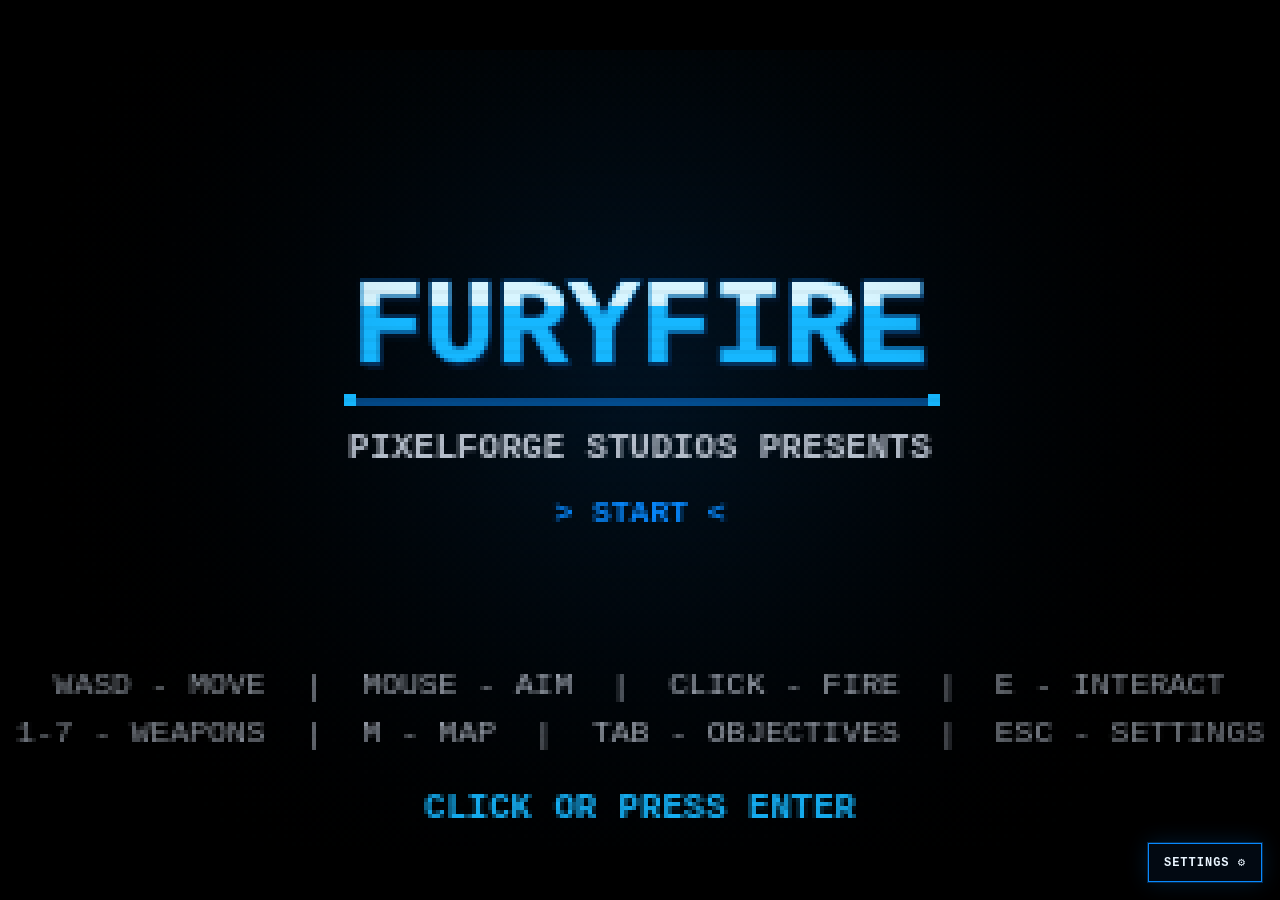
<file: index.html>
<!DOCTYPE html>
<html lang="en">
<head>
    <meta charset="UTF-8">
    <meta name="viewport" content="width=device-width, initial-scale=1.0, viewport-fit=cover">
    <meta name="theme-color" content="#000000">
    <meta name="description" content="FuryFire is a retro first-person shooter by PixelForge Studios. Fight through five missions, master seven weapons, and take down the Commander.">
    <title>FuryFire | PixelForge Studios</title>
    <link rel="stylesheet" href="css/style.css">
    <link rel="stylesheet" href="css/mobile-controls.css">
    <script src="https://sdk.crazygames.com/crazygames-sdk-v3.js"></script>
</head>
<body>
    <div id="pf-boot" role="status" aria-live="polite" aria-label="Loading FuryFire">
        <div class="pf-boot-inner">
            <svg class="pf-boot-logo" viewBox="0 0 500 330" role="img" aria-label="PixelForge Studios">
                <rect width="500" height="330" rx="10" fill="#000"/>
                <g transform="translate(95 22)"><path d="M8 112 35 8h125c29 0 43 24 32 48-4 9-14 16-27 20L68 112l-9 34-51 31 16-65Zm40-27 92-31c12-4 16-19 4-19H62Z" fill="#f7f9ff"/><path d="M102 111 242 59h95l-35 34H189l-7 25h104l-31 32H177l-10 34-51 31 23-104Z" fill="#0789ff"/></g>
                <text x="250" y="252" text-anchor="middle" font-family="Arial,sans-serif" font-size="43" font-weight="900" fill="#f7f9ff">PIXEL<tspan fill="#0789ff">FORGE</tspan></text>
                <path d="M48 279h57m290 0h57" stroke="#0789ff" stroke-width="4"/>
                <text x="250" y="286" text-anchor="middle" font-family="Arial,sans-serif" font-size="15" font-weight="700" letter-spacing="13" fill="#f7f9ff">STUDIOS</text>
            </svg>
            <div class="pf-boot-track"><div id="pf-boot-bar"></div></div>
            <div class="pf-boot-caption" id="pf-boot-caption">Preparing FuryFire</div>
        </div>
    </div>
    <canvas id="game-canvas" aria-label="FuryFire first-person shooter"></canvas>
    <button id="settings-launcher" class="settings-launcher" type="button" aria-label="Open settings">SETTINGS <span>⚙</span></button>
    <div id="settings-root" aria-hidden="true"></div>
    <script type="module" src="src/ui/settings.js"></script>
    <script type="module" src="src/branding/boot-screen.js"></script>
    <script type="module" src="src/platform/mobile-controls.js"></script>
    <script type="module" src="src/main.js"></script>
</body>
</html>
</file>
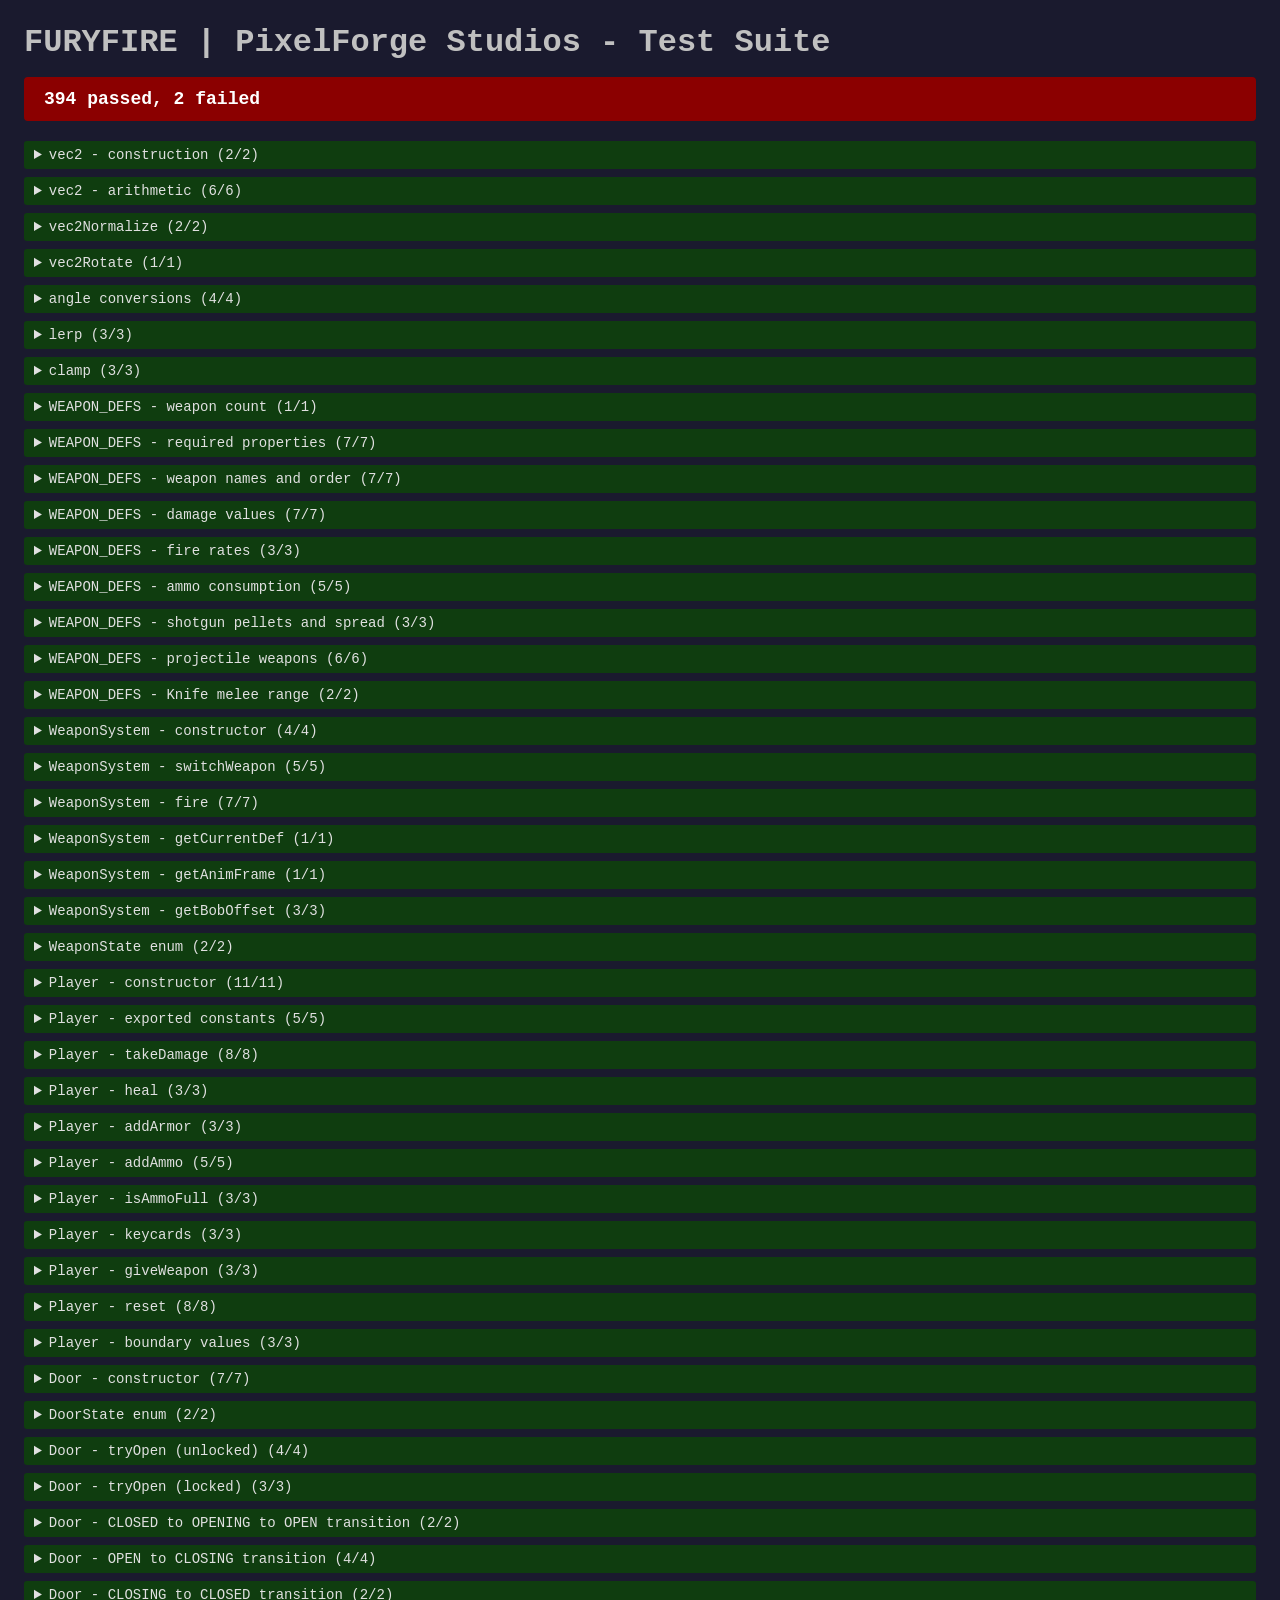
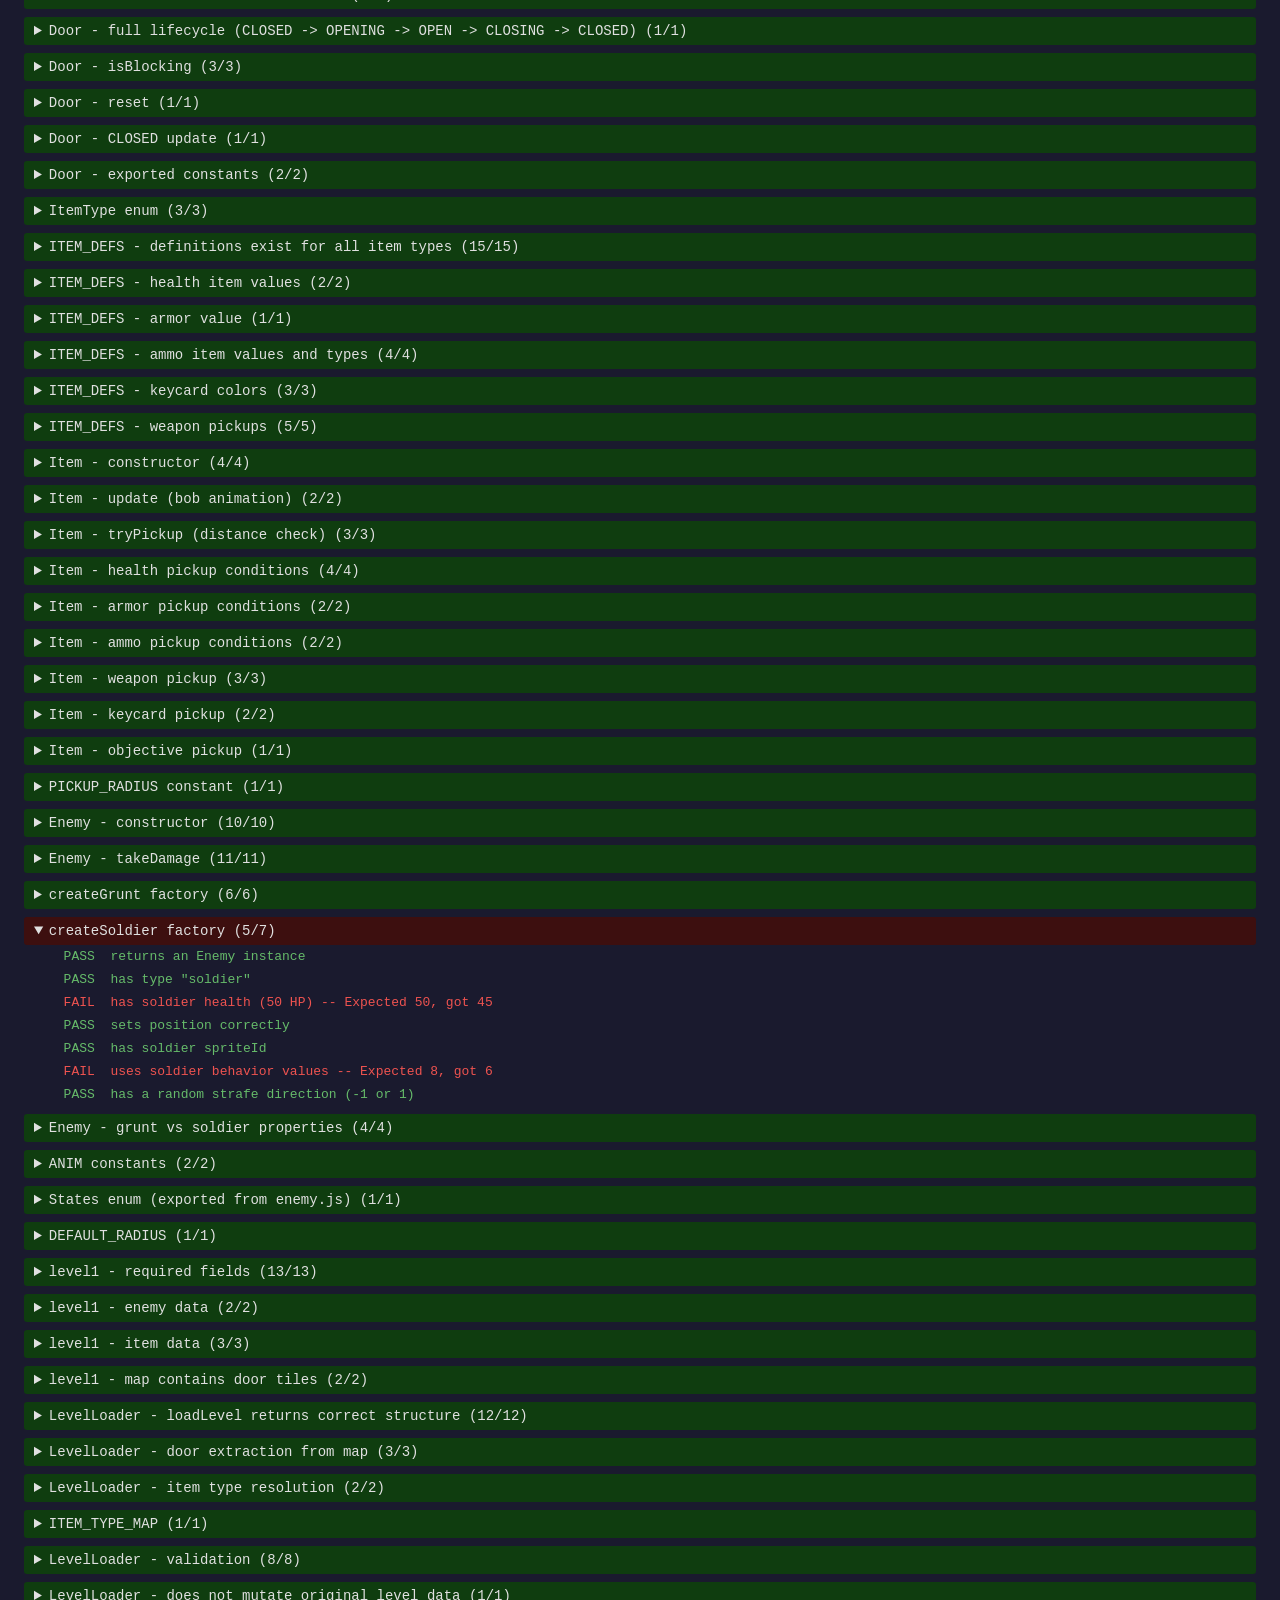
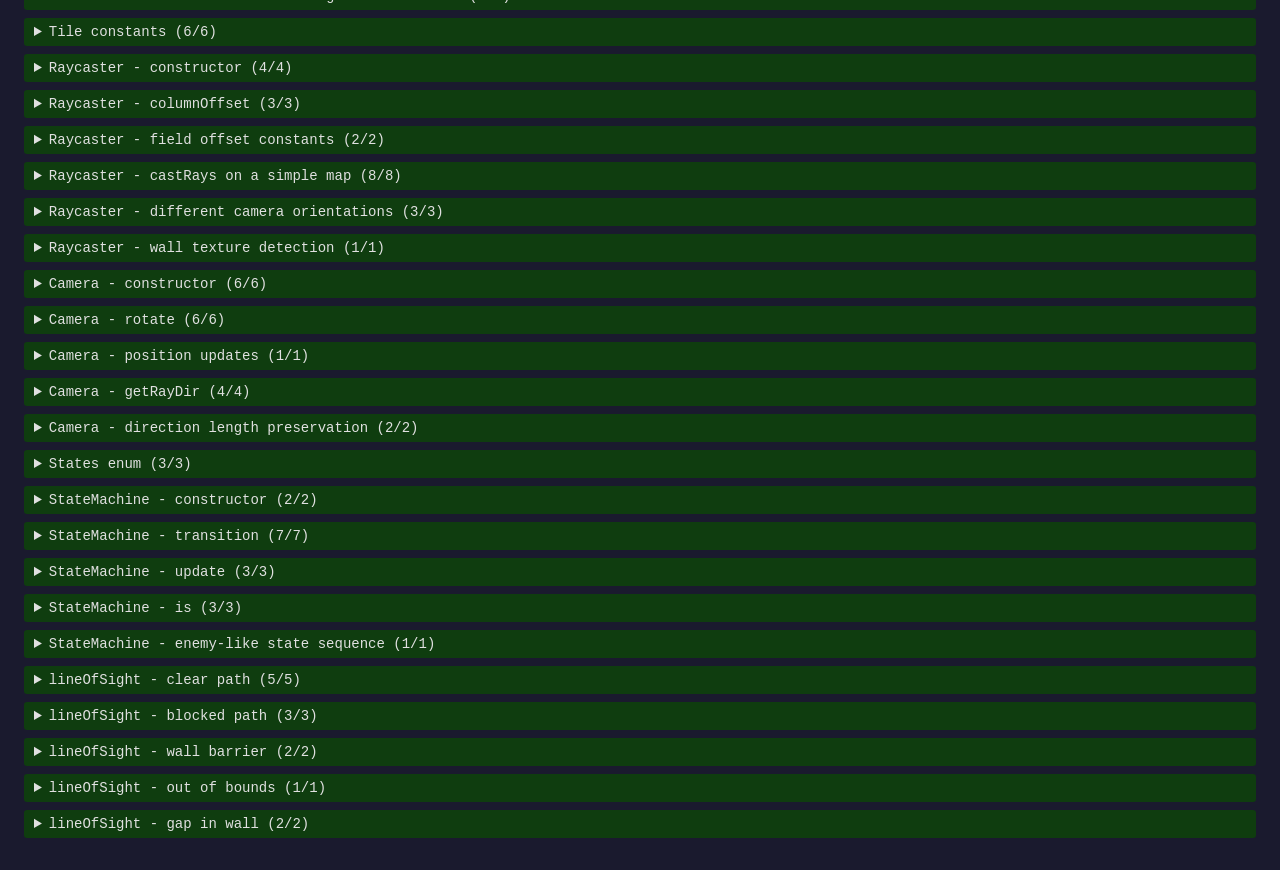
<file: tests/index.html>
<!DOCTYPE html>
<html lang="en">
<head>
    <meta charset="UTF-8">
    <meta name="viewport" content="width=device-width, initial-scale=1.0">
    <title>FURYFIRE | PixelForge Studios - Tests</title>
    <style>
        * { box-sizing: border-box; margin: 0; padding: 0; }
        body {
            font-family: 'Courier New', monospace;
            background: #1a1a2e;
            color: #e0e0e0;
            padding: 24px;
        }
        h1 { color: #c0c0c0; margin-bottom: 16px; }
        .banner {
            padding: 12px 20px;
            font-size: 18px;
            font-weight: bold;
            border-radius: 4px;
            margin-bottom: 20px;
        }
        .banner.pass { background: #0a6e0a; color: #ffffff; }
        .banner.fail { background: #8b0000; color: #ffffff; }
        details { margin-bottom: 8px; }
        summary {
            cursor: pointer;
            padding: 6px 10px;
            border-radius: 3px;
            font-size: 14px;
        }
        summary.suite-pass { background: #0f3d0f; }
        summary.suite-fail { background: #3d0f0f; }
        .test {
            padding: 4px 24px;
            font-size: 13px;
            white-space: pre-wrap;
        }
        .test.pass { color: #66bb6a; }
        .test.fail { color: #ef5350; }
    </style>
</head>
<body>
    <h1>FURYFIRE | PixelForge Studios - Test Suite</h1>
    <div id="results"></div>

    <!-- Test runner must load first, then test suites, then run -->
    <script type="module">
        // Import all test suites here. Each suite registers tests via
        // describe/it calls at module evaluation time.
        import './test-math.js';
        import './test-weapons.js';
        import './test-player.js';
        import './test-doors.js';
        import './test-items.js';
        import './test-enemies.js';
        import './test-levels.js';
        import './test-raycaster.js';
        import './test-camera.js';
        import './test-ai.js';

        // After all suites are registered, run them.
        import { runAll } from './test-runner.js';
        runAll();
    </script>
</body>
</html>
</file>
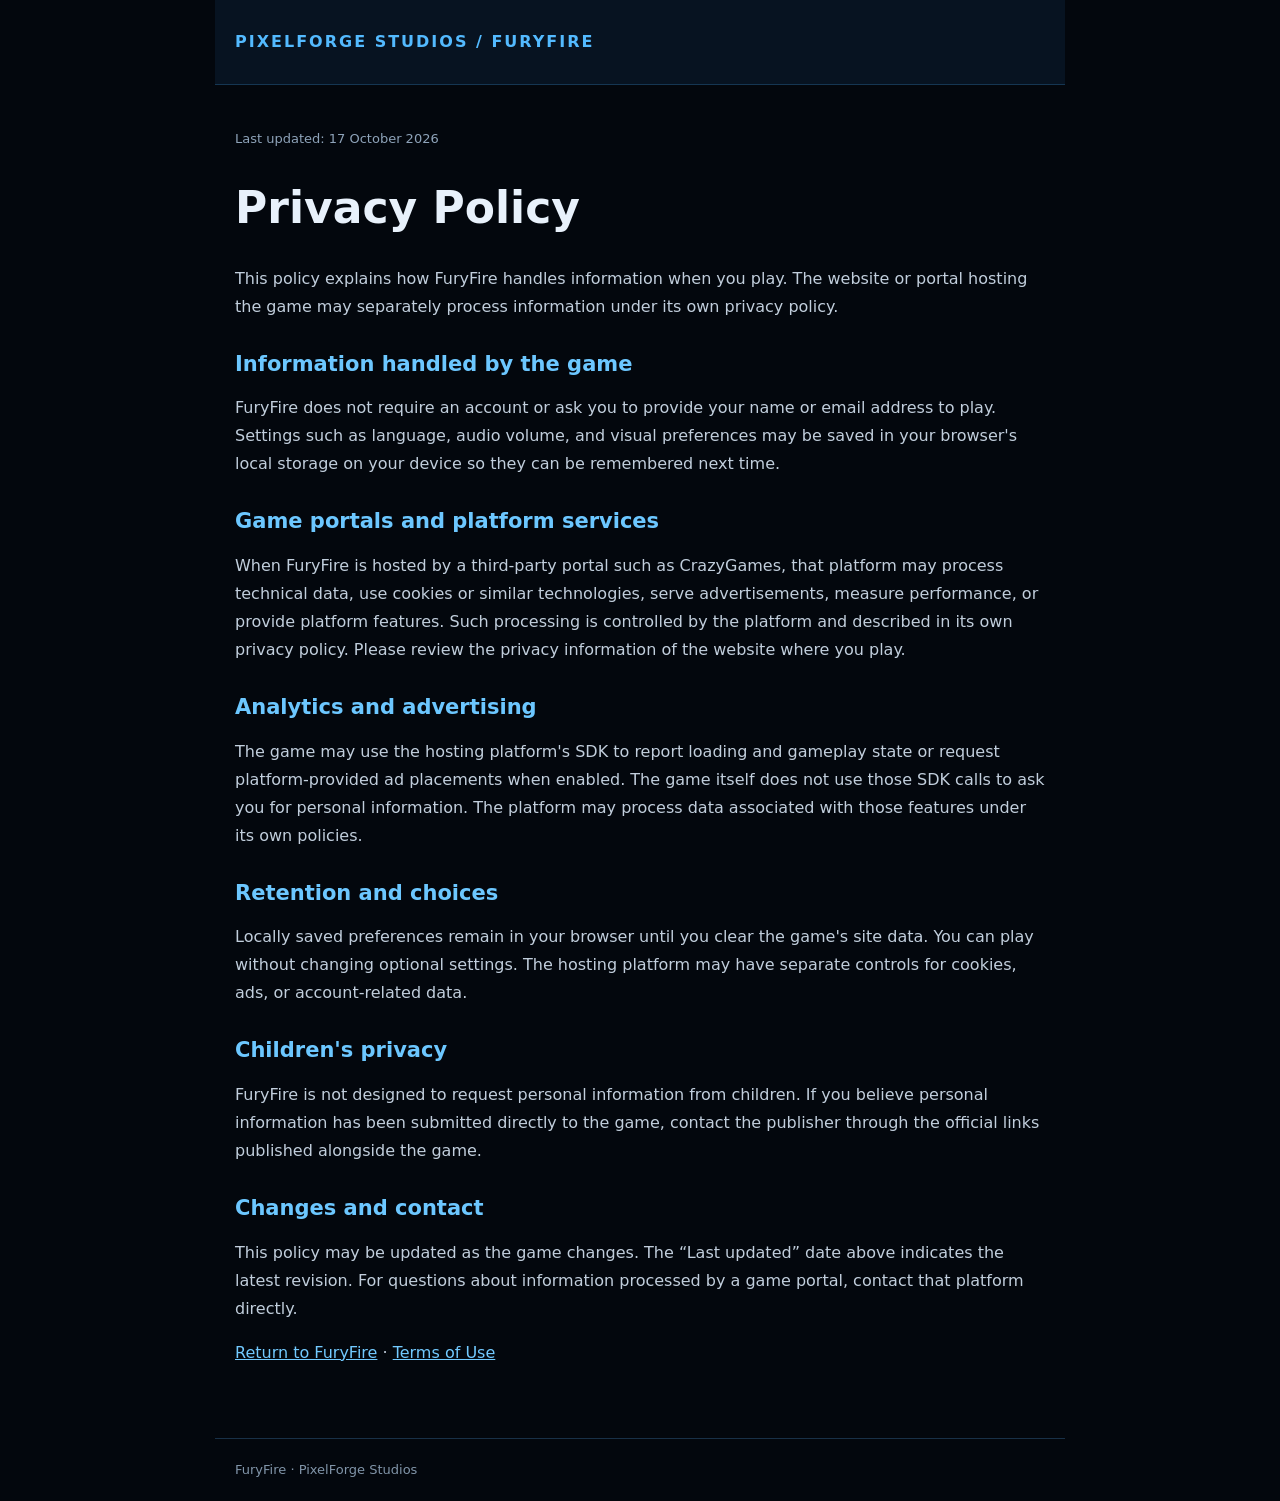
<file: privacy.html>
<!doctype html><html lang="en"><head><meta charset="utf-8"><meta name="viewport" content="width=device-width,initial-scale=1"><meta name="theme-color" content="#030a12"><title>Privacy Policy | FuryFire</title><style>*{box-sizing:border-box}body{margin:0;background:#03070d;color:#e8f1fb;font:16px/1.75 system-ui,-apple-system,Segoe UI,sans-serif}header{padding:28px 20px;border-bottom:1px solid #153652;background:#071321}header,main,footer{max-width:850px;margin:auto}header a{color:#53baff;text-decoration:none;font-weight:800;letter-spacing:2px}main{padding:30px 20px 55px}h1,h2{line-height:1.25}h1{font-size:clamp(30px,6vw,44px)}h2{margin-top:30px;color:#6cc7ff;font-size:21px}p{color:#c1cedc}a{color:#72caff}.updated{font-size:13px;color:#8ea3b9}footer{padding:20px;border-top:1px solid #183047;color:#8195a9;font-size:13px}</style></head><body><header><a href="./">PIXELFORGE STUDIOS / FURYFIRE</a></header><main><p class="updated">Last updated: 17 October 2026</p><h1>Privacy Policy</h1><p>This policy explains how FuryFire handles information when you play. The website or portal hosting the game may separately process information under its own privacy policy.</p><h2>Information handled by the game</h2><p>FuryFire does not require an account or ask you to provide your name or email address to play. Settings such as language, audio volume, and visual preferences may be saved in your browser's local storage on your device so they can be remembered next time.</p><h2>Game portals and platform services</h2><p>When FuryFire is hosted by a third-party portal such as CrazyGames, that platform may process technical data, use cookies or similar technologies, serve advertisements, measure performance, or provide platform features. Such processing is controlled by the platform and described in its own privacy policy. Please review the privacy information of the website where you play.</p><h2>Analytics and advertising</h2><p>The game may use the hosting platform's SDK to report loading and gameplay state or request platform-provided ad placements when enabled. The game itself does not use those SDK calls to ask you for personal information. The platform may process data associated with those features under its own policies.</p><h2>Retention and choices</h2><p>Locally saved preferences remain in your browser until you clear the game's site data. You can play without changing optional settings. The hosting platform may have separate controls for cookies, ads, or account-related data.</p><h2>Children's privacy</h2><p>FuryFire is not designed to request personal information from children. If you believe personal information has been submitted directly to the game, contact the publisher through the official links published alongside the game.</p><h2>Changes and contact</h2><p>This policy may be updated as the game changes. The “Last updated” date above indicates the latest revision. For questions about information processed by a game portal, contact that platform directly.</p><p><a href="./">Return to FuryFire</a> · <a href="terms.html">Terms of Use</a></p></main><footer>FuryFire · PixelForge Studios</footer></body></html>
</file>
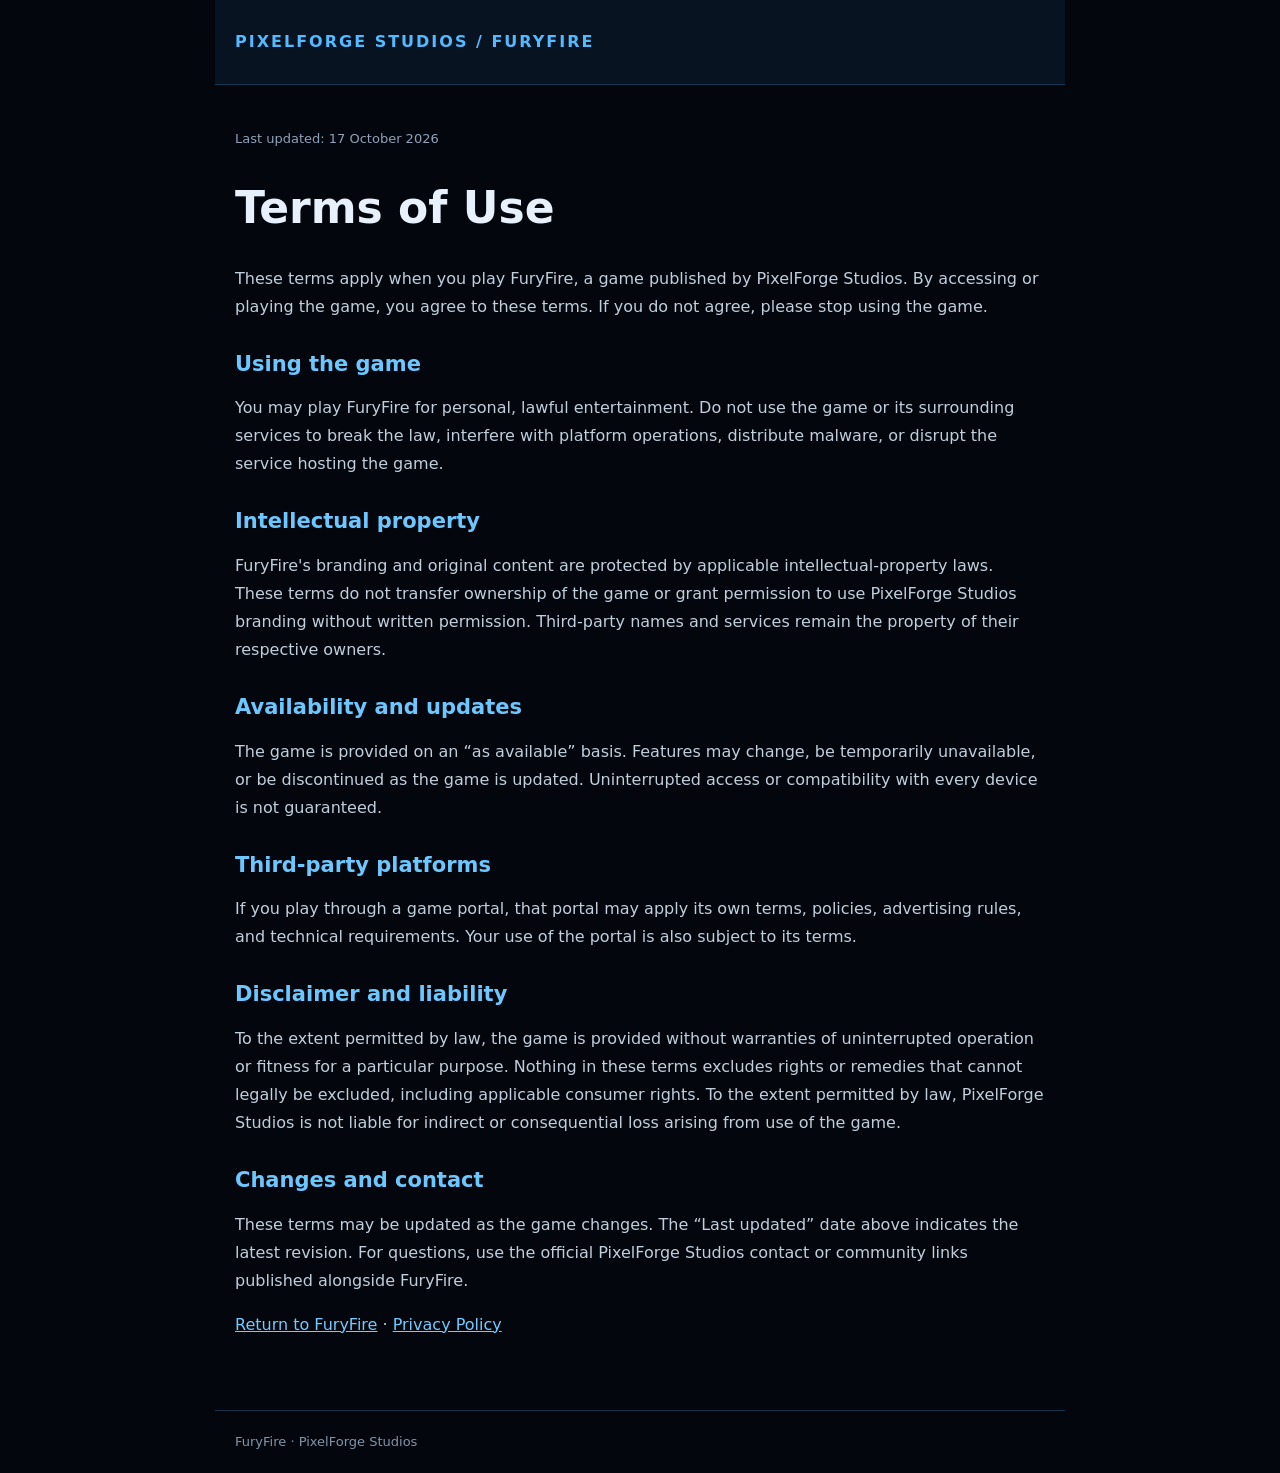
<file: terms.html>
<!doctype html><html lang="en"><head><meta charset="utf-8"><meta name="viewport" content="width=device-width,initial-scale=1"><meta name="theme-color" content="#030a12"><title>Terms of Use | FuryFire</title><style>*{box-sizing:border-box}body{margin:0;background:#03070d;color:#e8f1fb;font:16px/1.75 system-ui,-apple-system,Segoe UI,sans-serif}header{padding:28px 20px;border-bottom:1px solid #153652;background:#071321}header,main,footer{max-width:850px;margin:auto}header a{color:#53baff;text-decoration:none;font-weight:800;letter-spacing:2px}main{padding:30px 20px 55px}h1,h2{line-height:1.25}h1{font-size:clamp(30px,6vw,44px)}h2{margin-top:30px;color:#6cc7ff;font-size:21px}p{color:#c1cedc}a{color:#72caff}.updated{font-size:13px;color:#8ea3b9}footer{padding:20px;border-top:1px solid #183047;color:#8195a9;font-size:13px}</style></head><body><header><a href="./">PIXELFORGE STUDIOS / FURYFIRE</a></header><main><p class="updated">Last updated: 17 October 2026</p><h1>Terms of Use</h1><p>These terms apply when you play FuryFire, a game published by PixelForge Studios. By accessing or playing the game, you agree to these terms. If you do not agree, please stop using the game.</p><h2>Using the game</h2><p>You may play FuryFire for personal, lawful entertainment. Do not use the game or its surrounding services to break the law, interfere with platform operations, distribute malware, or disrupt the service hosting the game.</p><h2>Intellectual property</h2><p>FuryFire's branding and original content are protected by applicable intellectual-property laws. These terms do not transfer ownership of the game or grant permission to use PixelForge Studios branding without written permission. Third-party names and services remain the property of their respective owners.</p><h2>Availability and updates</h2><p>The game is provided on an “as available” basis. Features may change, be temporarily unavailable, or be discontinued as the game is updated. Uninterrupted access or compatibility with every device is not guaranteed.</p><h2>Third-party platforms</h2><p>If you play through a game portal, that portal may apply its own terms, policies, advertising rules, and technical requirements. Your use of the portal is also subject to its terms.</p><h2>Disclaimer and liability</h2><p>To the extent permitted by law, the game is provided without warranties of uninterrupted operation or fitness for a particular purpose. Nothing in these terms excludes rights or remedies that cannot legally be excluded, including applicable consumer rights. To the extent permitted by law, PixelForge Studios is not liable for indirect or consequential loss arising from use of the game.</p><h2>Changes and contact</h2><p>These terms may be updated as the game changes. The “Last updated” date above indicates the latest revision. For questions, use the official PixelForge Studios contact or community links published alongside FuryFire.</p><p><a href="./">Return to FuryFire</a> · <a href="privacy.html">Privacy Policy</a></p></main><footer>FuryFire · PixelForge Studios</footer></body></html>
</file>
<file: css/style.css>
*, *::before, *::after {
    margin: 0;
    padding: 0;
    box-sizing: border-box;
}

html, body {
    width: 100%;
    height: 100%;
    min-height: 100%;
    overflow: hidden;
    background: #000;
    font-family: system-ui, -apple-system, BlinkMacSystemFont, "Segoe UI", sans-serif;
    overscroll-behavior: none;
    -webkit-tap-highlight-color: transparent;
    -webkit-user-select: none;
    -moz-user-select: none;
    -ms-user-select: none;
    user-select: none;
}

body {
    position: fixed;
    inset: 0;
}

#game-canvas {
    display: block;
    position: absolute;
    top: 50%;
    left: 50%;
    transform: translate(-50%, -50%);
    image-rendering: pixelated;
    image-rendering: crisp-edges;
    cursor: crosshair;
    touch-action: none;
    outline: none;
}

body.pointer-locked #game-canvas {
    cursor: none;
}

#pf-boot {
    position: fixed;
    inset: 0;
    z-index: 10000;
    display: grid;
    place-items: center;
    padding: 24px;
    background: #000;
    opacity: 1;
    visibility: visible;
    transition: opacity 420ms ease, visibility 420ms ease;
}

#pf-boot.done {
    opacity: 0;
    visibility: hidden;
    pointer-events: none;
}

.pf-boot-inner {
    width: min(390px, 88vw);
    text-align: center;
}

.pf-boot-logo {
    display: block;
    width: min(330px, 78vw);
    max-height: 56vh;
    margin: 0 auto 28px;
}

.pf-boot-track {
    height: 5px;
    width: 100%;
    border-radius: 8px;
    background: #172238;
    overflow: hidden;
}

#pf-boot-bar {
    height: 100%;
    width: 4%;
    border-radius: 8px;
    background: linear-gradient(90deg, #0789ff, #16b7ff);
    transition: width 180ms ease;
}

.pf-boot-caption {
    margin-top: 12px;
    color: #91a2bf;
    font: 800 10px/1.4 system-ui, sans-serif;
    letter-spacing: .17em;
    text-transform: uppercase;
}

@media (prefers-reduced-motion: reduce) {
    #pf-boot,
    #pf-boot-bar {
        transition-duration: 0ms;
    }
}

@media (max-height: 430px) {
    .pf-boot-inner { width: min(280px, 70vw); }
    .pf-boot-logo { width: min(220px, 54vw); max-height: 45vh; margin-bottom: 16px; }
}
/* PixelForge settings interface */
.settings-launcher{position:fixed;right:18px;bottom:18px;z-index:5;border:1px solid #0789ff;background:rgba(3,10,20,.94);color:#eaf5ff;padding:11px 15px;font:700 12px 'Courier New',monospace;letter-spacing:1px;cursor:pointer;box-shadow:0 0 0 1px #06294b,0 0 22px #0789ff30;transition:background .15s,border-color .15s,transform .15s}.settings-launcher:hover,.settings-launcher:focus-visible{background:#07315a;border-color:#72c8ff;transform:translateY(-2px);outline:2px solid #72c8ff;outline-offset:3px}.settings-launcher span{color:#28aaff;margin-left:8px;font-size:15px}.settings-launcher[hidden]{display:none!important}#settings-root{position:fixed;inset:0;z-index:20;display:none;align-items:center;justify-content:center;padding:18px;background:rgba(0,3,9,.84);backdrop-filter:blur(3px);font-family:'Courier New',monospace;color:#edf6ff}#settings-root.is-open{display:flex}.settings-panel{width:min(680px,100%);max-height:min(88vh,760px);overflow:auto;border:1px solid #087fe0;background:linear-gradient(145deg,rgba(6,18,33,.99),rgba(1,5,12,.99));box-shadow:0 0 0 1px #031a30,0 0 40px #007fff20;position:relative}.settings-panel:before{content:'';display:block;height:3px;background:linear-gradient(90deg,#0789ff,#47c6ff,#0789ff)}.settings-head{display:flex;align-items:center;justify-content:space-between;gap:15px;padding:22px 25px 17px;border-bottom:1px solid #19344d}.settings-eyebrow{font-size:10px;color:#53baff;letter-spacing:2px;margin-bottom:7px}.settings-title{font-size:clamp(20px,4vw,28px);font-weight:900;letter-spacing:2px;color:#f5f9ff;text-shadow:1px 2px #052342}.settings-subtitle{font-size:11px;color:#a8bdd1;margin-top:6px;line-height:1.5}.settings-close{background:#091727;border:1px solid #28445f;color:#e8f4ff;width:38px;height:38px;font:20px monospace;cursor:pointer}.settings-close:hover{border-color:#55bfff;color:#fff}.settings-body{padding:22px 25px 25px;display:grid;grid-template-columns:1fr 1fr;gap:16px}.settings-card{min-width:0;border:1px solid #1b354e;background:rgba(8,21,36,.82);padding:17px}.settings-card h3{font-size:12px;letter-spacing:1.5px;color:#58bdff;margin:0 0 15px}.settings-field{margin:0 0 17px}.settings-field:last-child{margin-bottom:0}.settings-field label,.settings-label{display:flex;align-items:center;justify-content:space-between;gap:12px;font-size:12px;color:#e4edf8;margin-bottom:9px}.settings-value{color:#5dc0ff;font-weight:700;font-variant-numeric:tabular-nums}.settings-range{width:100%;accent-color:#159aff;cursor:pointer}.settings-select{width:100%;padding:10px;background:#050e19;border:1px solid #2c4a65;color:#f0f7ff;font:12px monospace}.settings-toggle{display:flex;align-items:center;gap:10px;font-size:12px;color:#e4edf8;cursor:pointer}.settings-toggle input{accent-color:#0789ff;width:16px;height:16px}.settings-links{display:flex;flex-wrap:wrap;gap:10px}.settings-link,.settings-button{display:inline-flex;align-items:center;justify-content:center;gap:8px;min-height:38px;padding:10px 13px;background:#07182a;border:1px solid #245075;color:#eaf5ff;text-decoration:none;font:700 11px monospace;letter-spacing:.5px;cursor:pointer}.settings-link:hover,.settings-button:hover{border-color:#52baff;background:#0a2a48}.settings-button.primary{background:#075a9b;border-color:#168ce0}.settings-footer{display:flex;justify-content:space-between;align-items:center;gap:12px;padding:15px 25px;border-top:1px solid #19344d;background:#030a12}.settings-note{font-size:10px;color:#8ea4b9;line-height:1.5}.settings-status{font-size:10px;color:#6bc9ff;min-height:14px;margin-top:8px}@media(max-width:600px){#settings-root{padding:8px}.settings-panel{max-height:94vh}.settings-head{padding:17px}.settings-body{grid-template-columns:1fr;padding:13px;gap:11px}.settings-card{padding:14px}.settings-footer{padding:13px 16px;align-items:flex-start;flex-direction:column}.settings-launcher{right:10px;bottom:10px}}
</file>
<file: css/mobile-controls.css>
/* Touch-first overlay for FuryFire's fixed 320x200 retro viewport. */
#ff-mobile-controls {
    display: none;
    position: fixed;
    inset: 0;
    z-index: 8500;
    overflow: hidden;
    color: #f7f9ff;
    font-family: "Courier New", Courier, monospace;
    pointer-events: none;
    touch-action: none;
    -webkit-user-select: none;
    user-select: none;
    -webkit-tap-highlight-color: transparent;
}
#ff-mobile-controls.ff-mobile-device { display: block; }
#ff-mobile-controls button {
    appearance: none;
    border: 1px solid rgba(7, 137, 255, .78);
    border-radius: 9px;
    background: rgba(4, 11, 24, .76);
    color: #f7f9ff;
    font: 800 12px/1 "Courier New", Courier, monospace;
    letter-spacing: .02em;
    min-width: 46px;
    min-height: 46px;
    padding: 8px;
    pointer-events: auto;
    touch-action: none;
    user-select: none;
    -webkit-user-select: none;
    box-shadow: 0 2px 12px rgba(0,0,0,.25);
    backdrop-filter: blur(3px);
}
#ff-mobile-controls button:focus-visible {
    outline: 2px solid #fff;
    outline-offset: 2px;
}
#ff-mobile-controls button.is-pressed,
#ff-mobile-controls button:active {
    background: rgba(7, 137, 255, .9);
    border-color: #b9e2ff;
    transform: scale(.96);
}
#ff-mobile-controls .ff-look-zone {
    display: none;
    position: absolute;
    z-index: 1;
    top: 0;
    right: 0;
    bottom: 0;
    width: 58%;
    pointer-events: auto;
    touch-action: none;
    background: transparent;
}
#ff-mobile-controls.is-playing .ff-look-zone { display: block; }
#ff-mobile-controls .ff-stick {
    display: none;
    position: absolute;
    z-index: 4;
    left: calc(12px + env(safe-area-inset-left, 0px));
    bottom: calc(12px + env(safe-area-inset-bottom, 0px));
    width: clamp(100px, 20vmin, 138px);
    height: clamp(100px, 20vmin, 138px);
    border: 1px solid rgba(205, 226, 255, .48);
    border-radius: 50%;
    background: radial-gradient(circle, rgba(9, 30, 56, .55), rgba(0, 0, 0, .25));
    box-shadow: inset 0 0 0 10px rgba(7, 137, 255, .06);
    pointer-events: auto;
    touch-action: none;
}
#ff-mobile-controls.is-playing .ff-stick { display: block; }
#ff-mobile-controls .ff-stick::before {
    content: "MOVE";
    position: absolute;
    left: 0; right: 0; bottom: 7px;
    text-align: center;
    color: rgba(235, 244, 255, .7);
    font-size: 9px;
    font-weight: 700;
    pointer-events: none;
}
#ff-mobile-controls .ff-stick-knob {
    position: absolute;
    left: 50%; top: 50%;
    width: 43%; height: 43%;
    border: 1px solid rgba(220, 238, 255, .88);
    border-radius: 50%;
    background: rgba(7, 137, 255, .5);
    box-shadow: 0 1px 8px rgba(0,0,0,.4);
    transform: translate(-50%, -50%);
    pointer-events: none;
}
#ff-mobile-controls .ff-mobile-actions {
    display: none;
    position: absolute;
    z-index: 5;
    right: calc(12px + env(safe-area-inset-right, 0px));
    bottom: calc(12px + env(safe-area-inset-bottom, 0px));
    align-items: flex-end;
    gap: 8px;
    pointer-events: none;
}
#ff-mobile-controls.is-playing .ff-mobile-actions { display: flex; }
#ff-mobile-controls .ff-mobile-actions button { pointer-events: auto; }
#ff-mobile-controls .ff-weapon-row {
    display: flex;
    justify-content: flex-end;
    gap: 5px;
}
#ff-mobile-controls .ff-weapon-row button {
    min-width: 44px;
    min-height: 42px;
    font-size: 10px;
    padding: 5px;
}
#ff-mobile-controls .ff-support-row {
    display: flex;
    justify-content: flex-end;
    gap: 5px;
}
#ff-mobile-controls .ff-support-row button {
    min-width: 44px;
    min-height: 42px;
    font-size: 10px;
    padding: 5px;
}
#ff-mobile-controls .ff-action-row {
    display: flex;
    align-items: flex-end;
    justify-content: flex-end;
    gap: 7px;
}
#ff-mobile-controls .ff-use {
    width: clamp(54px, 11vmin, 64px);
    height: clamp(54px, 11vmin, 64px);
}
#ff-mobile-controls .ff-fire {
    width: clamp(66px, 14vmin, 82px);
    height: clamp(66px, 14vmin, 82px);
    border-radius: 50%;
    border-color: #ff9b5f;
    background: rgba(112, 40, 15, .78);
    font-size: 13px;
}
#ff-mobile-controls .ff-pause {
    position: absolute;
    z-index: 6;
    top: calc(10px + env(safe-area-inset-top, 0px));
    right: calc(12px + env(safe-area-inset-right, 0px));
    min-width: 44px;
    min-height: 44px;
    font-size: 11px;
    display: none;
}
#ff-mobile-controls.is-playing .ff-pause { display: block; }
#ff-mobile-controls .ff-resume {
    display: none;
    position: absolute;
    z-index: 10;
    left: 50%; top: 50%;
    min-width: 110px;
    min-height: 54px;
    transform: translate(-50%, -50%);
    background: rgba(5, 22, 42, .95);
    font-size: 13px;
}
#ff-mobile-controls.is-paused .ff-resume { display: block; }
#ff-mobile-controls.is-paused .ff-stick,
#ff-mobile-controls.is-paused .ff-mobile-actions,
#ff-mobile-controls.is-paused .ff-look-zone,
#ff-mobile-controls.is-paused .ff-pause { display: none; }
#ff-mobile-controls .ff-rotate-prompt {
    display: none;
    position: absolute;
    z-index: 20;
    inset: 0;
    padding: 24px;
    padding-top: calc(24px + env(safe-area-inset-top, 0px));
    padding-bottom: calc(24px + env(safe-area-inset-bottom, 0px));
    background: rgba(0, 0, 0, .96);
    place-items: center;
    text-align: center;
    pointer-events: auto;
    font-size: 14px;
    font-weight: 800;
    line-height: 1.6;
}
#ff-mobile-controls .ff-rotate-icon {
    display: block;
    margin: 0 auto 14px;
    font-size: 36px;
    color: #0789ff;
}
#ff-mobile-controls.is-portrait:not(.is-settings) .ff-rotate-prompt { display: grid; }
#ff-mobile-controls.is-portrait:not(.is-settings) .ff-stick,
#ff-mobile-controls.is-portrait:not(.is-settings) .ff-mobile-actions,
#ff-mobile-controls.is-portrait:not(.is-settings) .ff-look-zone,
#ff-mobile-controls.is-portrait:not(.is-settings) .ff-pause,
#ff-mobile-controls.is-portrait:not(.is-settings) .ff-resume { display: none; }

@media (max-width: 680px) and (orientation: landscape) {
    #ff-mobile-controls .ff-mobile-actions { gap: 5px; }
    #ff-mobile-controls .ff-weapon-row { gap: 4px; }
    #ff-mobile-controls button { border-radius: 8px; }
}
@media (prefers-reduced-motion: reduce) {
    #ff-mobile-controls button { transition: none; }
}
</file>
